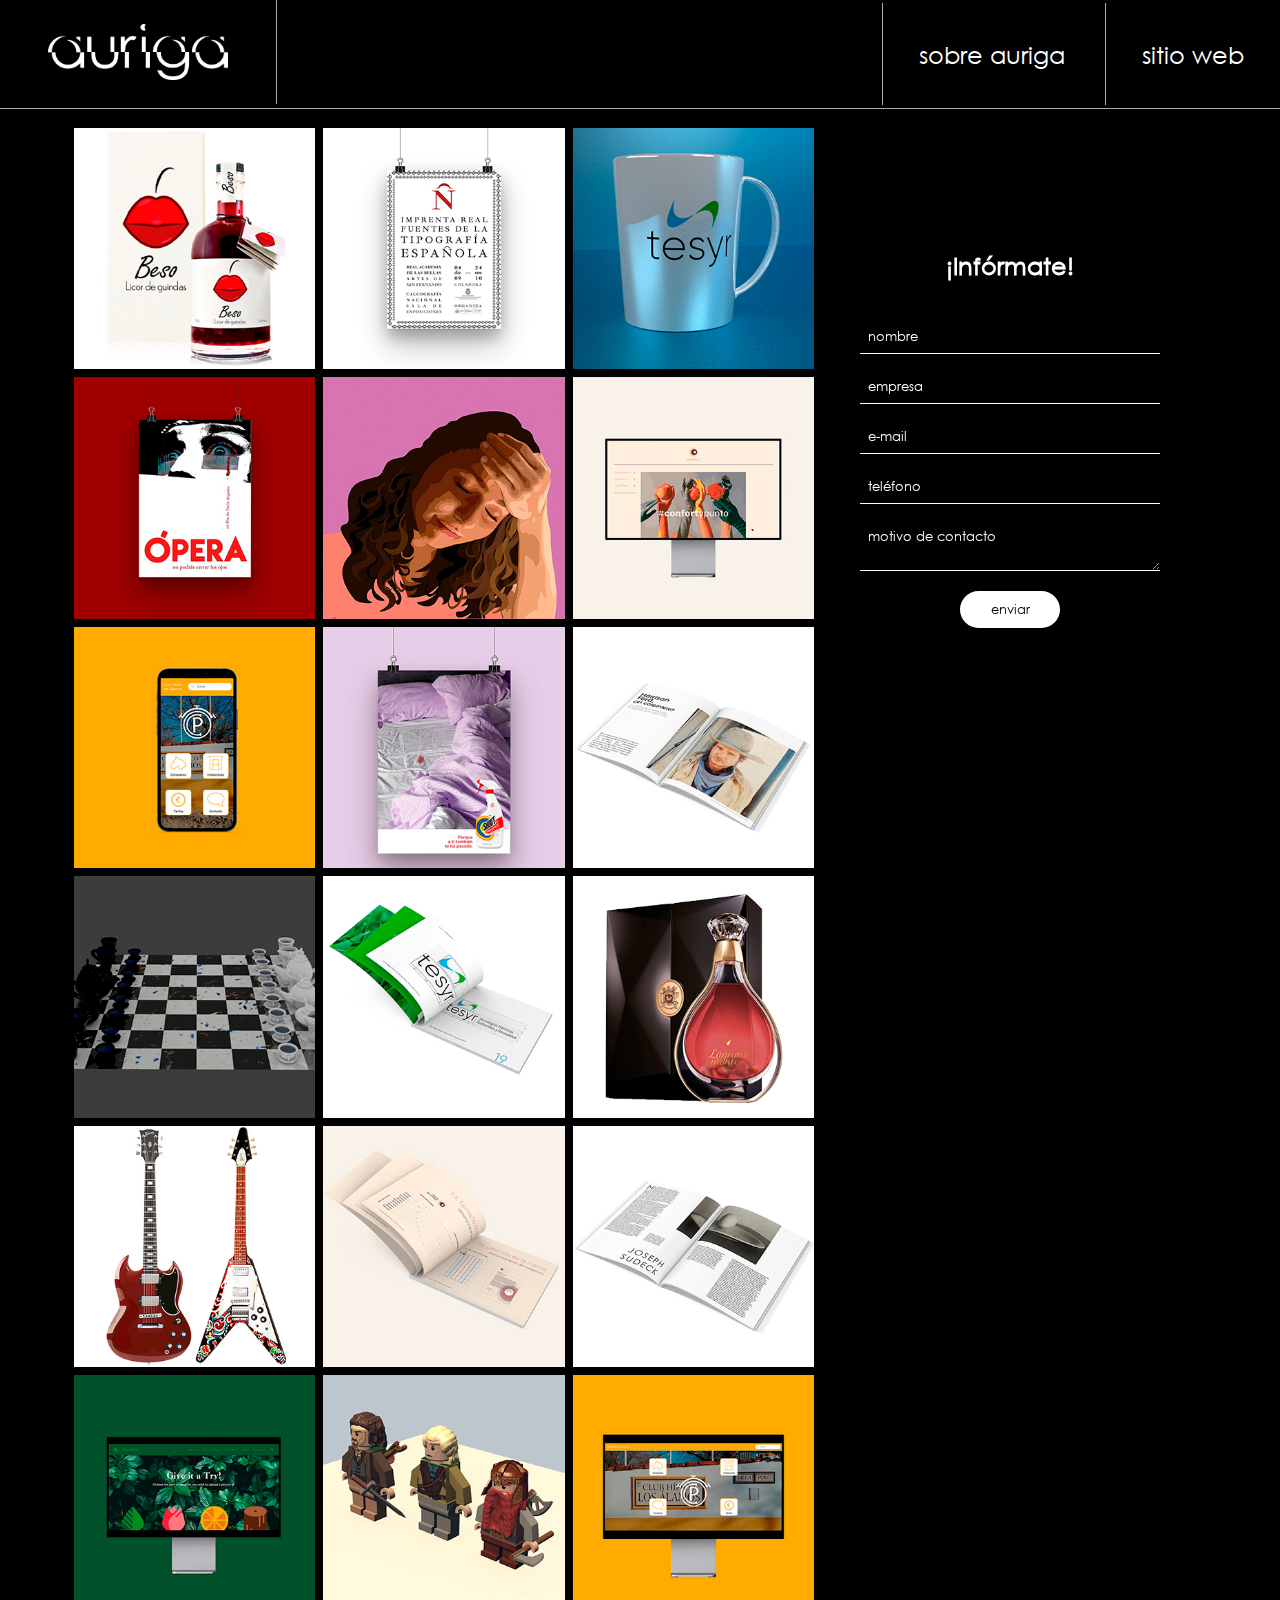
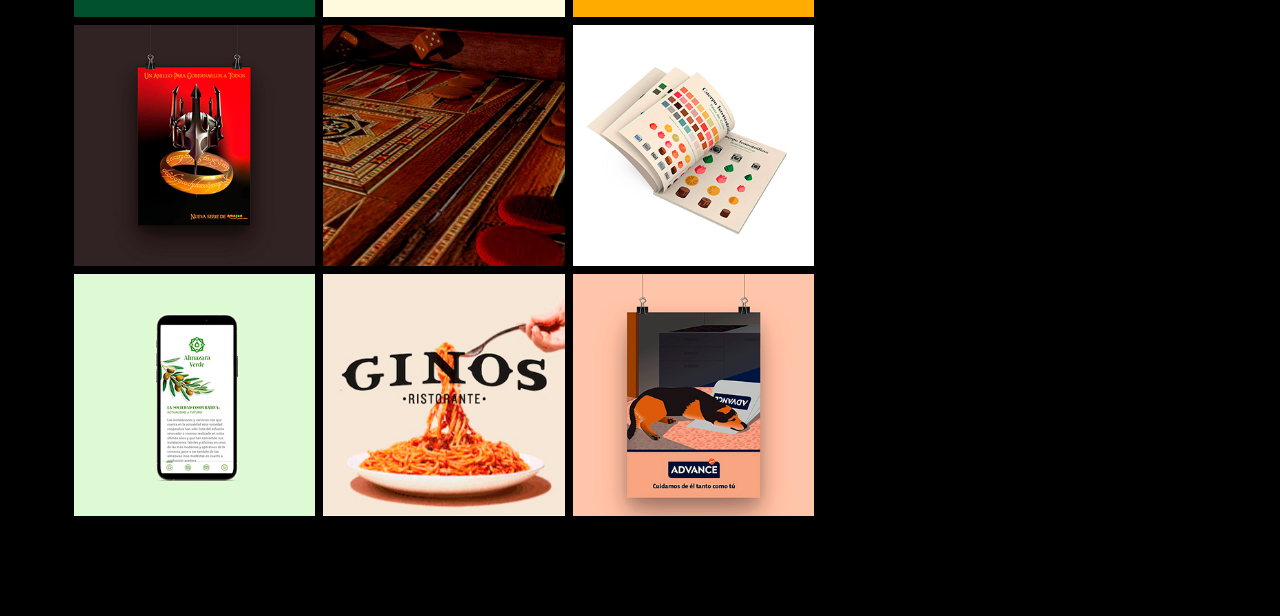
<file: index.html>
<!DOCTYPE html>
<html>
    <head>
        <title>auriga</title>
        <meta name="viewport" content="width=device-width, user-scalable=no">
        <meta charset="utf-8">
        <link rel="stylesheet" href="./assets/css/styles_index.css">
        <link href="https://cdn.jsdelivr.net/npm/bootstrap@5.0.0-beta1/dist/css/bootstrap.min.css" rel="stylesheet" integrity="sha384-giJF6kkoqNQ00vy+HMDP7azOuL0xtbfIcaT9wjKHr8RbDVddVHyTfAAsrekwKmP1" crossorigin="anonymous">
        <link rel="stylesheet" href="./assets/css/styles_generales.css">
        <!-- <link rel="stylesheet" href="./assets/css/styles_contacta.css"> -->
        <!-- CSS only -->
        <!-- favicon -->
        <link rel="apple-touch-icon" sizes="180x180" href="./assets/favicon/apple-touch-icon.png">
        <link rel="icon" type="image/png" sizes="32x32" href="./assets/favicon/favicon-32x32.png">
        <link rel="icon" type="image/png" sizes="16x16" href="./assets/favicon/favicon-16x16.png">
    </head>
    
    <body>
      <section class="nav-bar-fn">
        <div class="movil-fn">
            <div class="visible">
                <a href="./index.html">
                    <img id="iso" src="./assets/imagenes/logos/auriga_isotipo.png" alt="isotipo">
                </a>
                <img id="ham" src="./assets/imagenes/iconos/menu-hamburguesa-fn.png" alt="hamb-fb">
            </div>
            <div class="oculto">
                <div class="links-fn-movil">
                    <a href="./assets/paginas/sobre_auriga.html">sobre auriga</a>
                    <a href="https://estudioauriga.github.io/estuidoauriga/index.html">sitio web</a>
                </div>
            </div>
        </div>

        <div class="desktop-fn">
            <div class="logo">
                <a href="./../../index.html">
                <img src="./assets/imagenes/logos/auriga_logotipo.png" alt="logotipo">
                </a>
            </div>
            <div class="links-fn-desktop">
                <a href="./assets/paginas/sobre_auriga.html">sobre auriga</a>
                <a href="https://estudioauriga.github.io/estuidoauriga/index.html">sitio web</a>
            </div>  
        </div>
    </section>
        
        <section class="carrusel">
            <div class="galeria">
                <div class="row"> 
                    <div class="column">
                            <img src="./assets/imagenes/galeria/packaging-1.jpg" style="width:100%">
                            <img src="./assets/imagenes/galeria/ilustracion-5.jpg" style="width:100%">
                            <img src="./assets/imagenes/galeria/web-2.jpg" style="width:100%">
                            <img src="./assets/imagenes/galeria/modelado-2.jpg" style="width:100%">
                            <img src="./assets/imagenes/galeria/ilustracion-1.jpg" style="width:100%">
                            <img src="./assets/imagenes/galeria/web-3.jpg" style="width:100%">
                            <img src="./assets/imagenes/galeria/ilustracion-6.jpg" style="width:100%">
                            <img src="./assets/imagenes/galeria/web-1.jpg" style="width:100%">
                    </div>
                    <div class="column">
                            <img src="./assets/imagenes/galeria/ilustracion-7.jpg" style="width:100%">
                            <img src="./assets/imagenes/galeria/ilustracion-2.jpg" style="width:100%">
                            <img src="./assets/imagenes/galeria/publicidad-1.jpg" style="width:100%">
                            <img src="./assets/imagenes/galeria/branding-1.jpg" style="width:100%">
                            <img src="./assets/imagenes/galeria/branding-2.jpg" style="width:100%">
                            <img src="./assets/imagenes/galeria/modelado-1.jpg" style="width:100%">
                            <img src="./assets/imagenes/galeria/modelado-4.jpg" style="width:100%">
                            <img src="./assets/imagenes/galeria/publicidad-3.jpg" style="width:100%">
                    </div>  
                    <div class="column">
                            <img src="./assets/imagenes/galeria/modelado-3.jpg" style="width:100%">
                            <img src="./assets/imagenes/galeria/web-4.jpg" style="width:100%">
                            <img src="./assets/imagenes/galeria/ilustracion-4.jpg" style="width:100%">
                            <img src="./assets/imagenes/galeria/packaging-2.jpg" style="width:100%">
                            <img src="./assets/imagenes/galeria/ilustracion-3.jpg" style="width:100%">
                            <img src="./assets/imagenes/galeria/web-2-2.jpg" style="width:100%">
                            <img src="./assets/imagenes/galeria/branding-3.jpg" style="width:100%">
                            <img src="./assets/imagenes/galeria/publicidad-2.jpg" style="width:100%">
                    </div>
                </div>
            </div>
      
            <div class="form-contenido">
                <div class="form-texto">
                  <h2>¡Infórmate!</h2>
                
                </div>
                <form class="form" action="./assets/paginas/resultado.php" method="POST">

                    <label for="nombre">Nombre</label>
                    <input type="text" name="nombre" placeholder="nombre" required>

                    <label for="apellidos">Empresa</label>
                    <input type="text" name="apellidos" placeholder="empresa" required>

                    <label for="email">E-mail</label>
                    <input type="text" name="email" placeholder="e-mail" required>

                    <label for="telefono">Número de teléfono</label>
                    <input type="tel" name="telefono" placeholder="teléfono" >

                    <label for="motivo">Motivo de contacto</label>
                    <textarea name="motivo" class="coment" placeholder="motivo de contacto"></textarea>

                    <input type="submit" id="enviar" name="enviar" value="enviar">
                </form>
            </div>
        </section>
        <section class="movil">
            <div id="carouselExampleDark" class="carousel carousel-dark slide" data-bs-ride="carousel">
                <div class="carousel-inner">

                  <div class="carousel-item active " data-bs-interval="8000">
                    
                    <img src="./assets/imagenes/trabajos/guitarra-m.jpg" class="d-block w-100" alt="...">
                    
                  </div>

                  <div class="carousel-item" data-bs-interval="8000">
                    
                    <img src="./assets/imagenes/trabajos/web-m.jpg" class="d-block w-100" alt="...">
                    
                  </div>

                  <div class="carousel-item" data-bs-interval="8000">
                    
                    <img src="./assets/imagenes/trabajos/estuche-m.jpg" class="d-block w-100" alt="...">
                    
                  </div>

                  <div class="carousel-item" data-bs-interval="8000">
                   
                    <img src="./assets/imagenes/trabajos/comfort-m.jpg" class="d-block w-100" alt="...">
                   
                  </div>

                  <div class="carousel-item" data-bs-interval="8000">
                    
                    <img src="./assets/imagenes/trabajos/lagrima-m.jpg" class="d-block w-100" alt="...">
                    
                  </div>

                  <div class="carousel-item" data-bs-interval="8000">
                    
                    <img src="./assets/imagenes/trabajos/joseph-m.jpg" class="d-block w-100" alt="...">
                    
                  </div>

                  <div class="carousel-item" data-bs-interval="8000" >
                    
                    <img src="./assets/imagenes/trabajos/publi-m.jpg" class="d-block w-100" alt="...">
                    
                  </div>
                </div>
                </div>
                <!-- <a class="carousel-control-prev" href="#carouselExampleDark" role="button" data-bs-slide="prev">
                <span class="carousel-control-prev-icon" aria-hidden="true"></span>
                <span class="visually-hidden">Previous</span>
                </a>
                <a class="carousel-control-next" href="#carouselExampleDark" role="button" data-bs-slide="next">
                <span class="carousel-control-next-icon" aria-hidden="true"></span>
                <span class="visually-hidden">Next</span>
                </a> -->
            </div>
            <div class="form-contenido">
                <div class="form-texto">
                  <h2>¡Infórmate!</h2>
                
                </div>
                <form class="form" action="./assets/paginas/resultado.php" method="POST">

                    <label for="nombre">Nombre</label>
                    <input type="text" name="nombre" placeholder="nombre" required>

                    <label for="apellidos">Empresa</label>
                    <input type="text" name="apellidos" placeholder="empresa" required>

                    <label for="email">E-mail</label>
                    <input type="text" name="email" placeholder="e-mail" required>

                    <label for="telefono">Número de teléfono</label>
                    <input type="tel" name="telefono" placeholder="teléfono" >

                    <label for="motivo">Motivo de contacto</label>
                    <textarea name="motivo" class="coment" placeholder="motivo de contacto"></textarea>

                    <input type="submit" id="enviar" name="enviar" value="enviar">
                </form>
            </div>
        </section>
            

        <script src="./assets/jquery/jquery.js"></script>
        <script src="./assets/jquery/index.js"></script>
        <!-- JavaScript Bundle with Popper -->
        <script src="https://cdn.jsdelivr.net/npm/bootstrap@5.0.0-beta1/dist/js/bootstrap.bundle.min.js" integrity="sha384-ygbV9kiqUc6oa4msXn9868pTtWMgiQaeYH7/t7LECLbyPA2x65Kgf80OJFdroafW" crossorigin="anonymous"></script>
    </body>
</html>
</file>
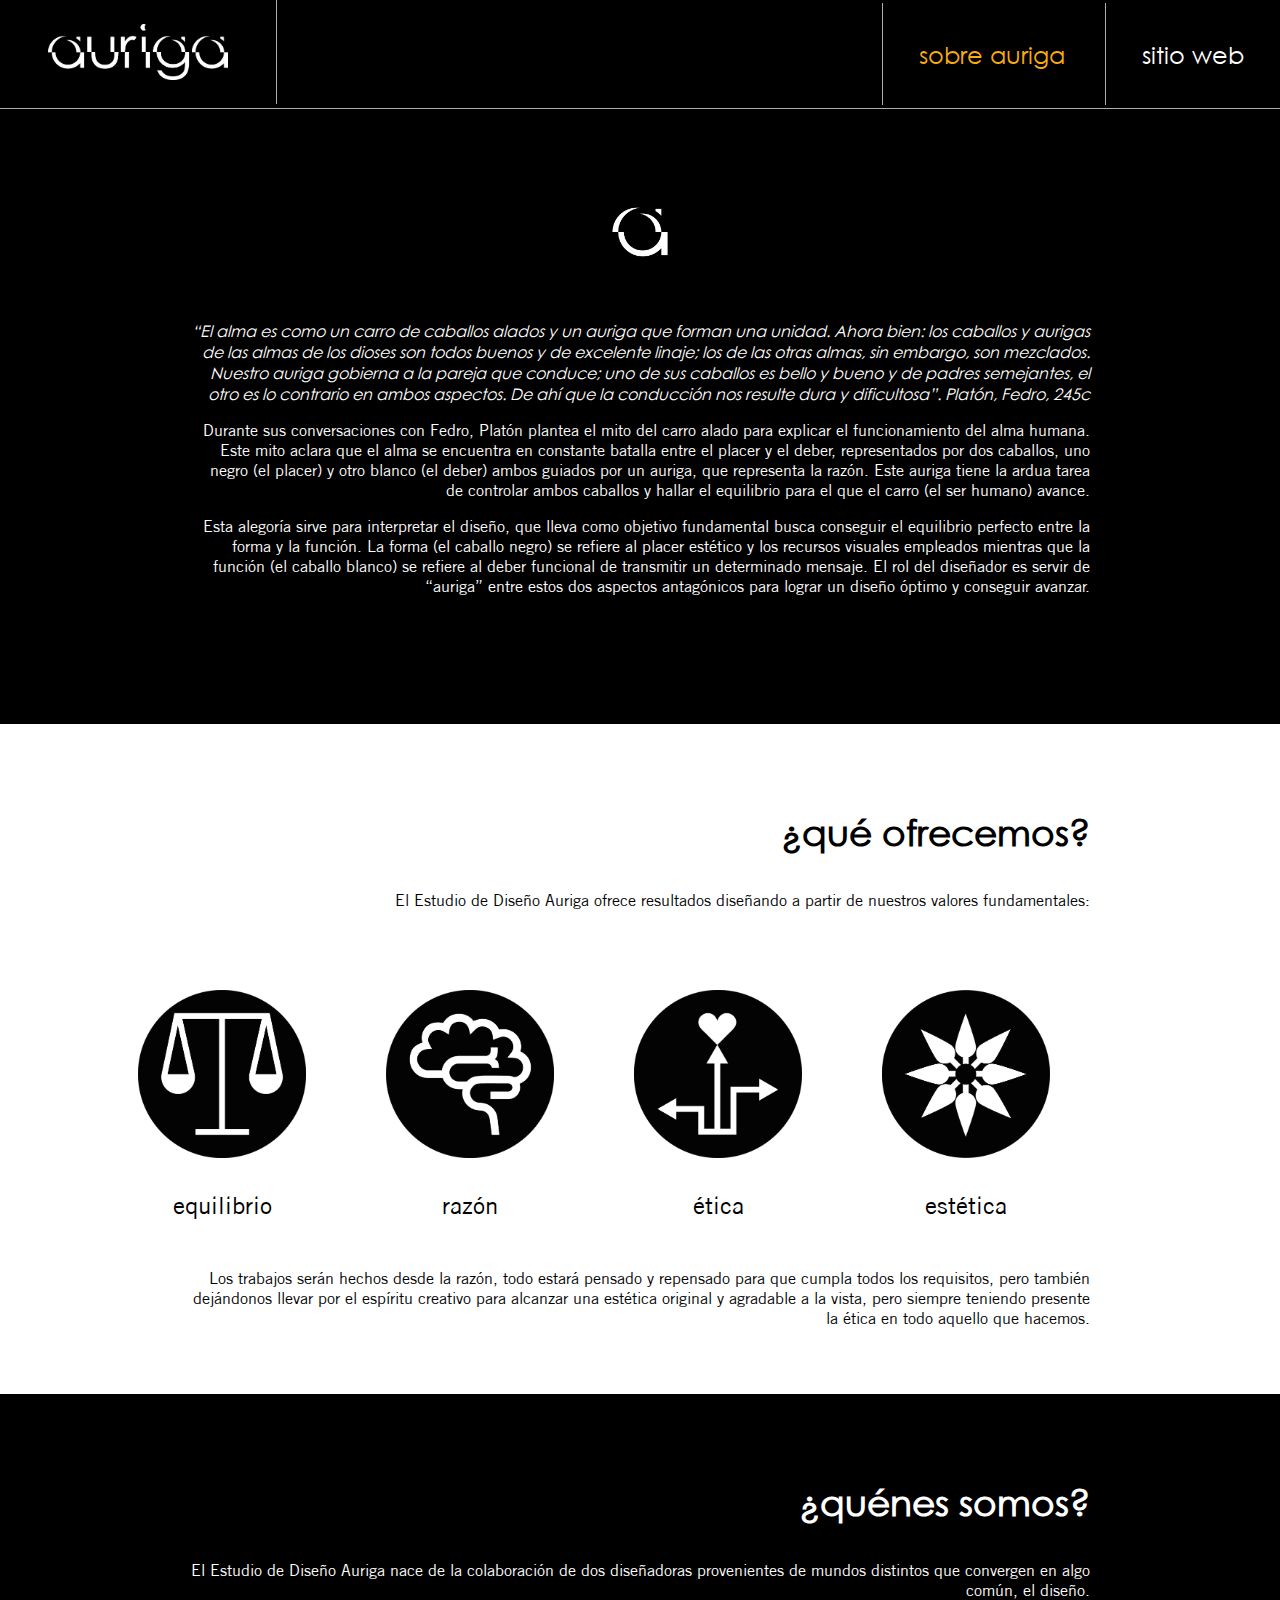
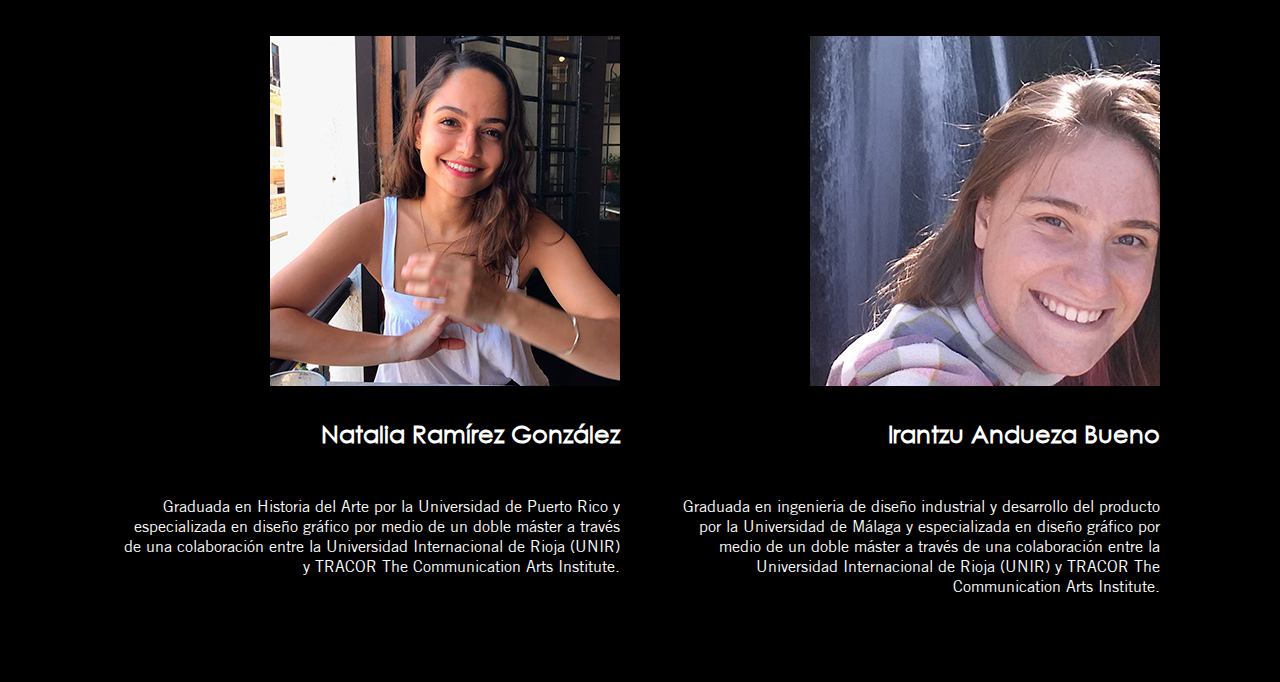
<file: assets/paginas/sobre_auriga.html>
<!DOCTYPE html>
<html>
    <head>
        <title>auriga | sobre auriga</title>
        <meta name="viewport" content="width=device-width, user-scalable=no">
        <meta charset="utf-8">
        <link rel="stylesheet" href="./../css/styles_generales.css">
        <link rel="stylesheet" href="./../css/styles_sobre.css"> 
        <!-- favicon -->
        <link rel="apple-touch-icon" sizes="180x180" href="./../favicon/apple-touch-icon.png">
        <link rel="icon" type="image/png" sizes="32x32" href="./../favicon/favicon-32x32.png">
        <link rel="icon" type="image/png" sizes="16x16" href="./../favicon/favicon-16x16.png">
    </head>
    <body>
        <section class="nav-bar-fn">
            <div class="movil-fn">
                <div class="visible">
                    <a href="./../../index.html">
                        <img id="iso" src="./../imagenes/logos/auriga_isotipo.png" alt="isotipo">
                    </a>
                    <h2 id="h2-fn">sobre auriga</h2>
                    <img id="ham" src="./../imagenes/iconos/menu-hamburguesa-fn.png" alt="hamb-fb">
                </div>
                <div class="oculto">
                    <div class="links-fn-movil">
                        <a id="active-fn" href="#">sobre auriga</a>
                        <a href="https://estudioauriga.github.io/estuidoauriga/index.htmll">sitio web</a>
                    </div>
                </div>
            </div>

            <div class="desktop-fn">
                <div class="logo">
                    <a href="./../../index.html">
                    <img src="./../imagenes/logos/auriga_logotipo.png" alt="logotipo">
                    </a>
                </div>
                <div class="links-fn-desktop">
                    <a id="active-fn" href="#">sobre auriga</a>
                    <a href="https://estudioauriga.github.io/estuidoauriga/index.html">sitio web</a>
                </div>  
            </div>
        </section>

        <section class="intro">
            <img id="ordenador" src="./../imagenes/logos/auriga_isotipo.png" alt="logotipo">
            <img id="telf" src="./../imagenes/logos/auriga_logotipo.png" alt="logotipo">
            <div class="parrafos">
                <p class="intro-texto-cita">
                    “El alma es como un carro de caballos alados y un auriga que forman una
                    unidad. Ahora bien: los caballos y aurigas de las almas de los dioses son
                    todos buenos y de excelente linaje; los de las otras almas, sin embargo,
                    son mezclados. Nuestro auriga gobierna a la pareja que conduce; uno
                    de sus caballos es bello y bueno y de padres semejantes, el otro es lo
                    contrario en ambos aspectos. De ahí que la conducción nos resulte dura y
                    dificultosa”.
                    Platón, Fedro, 245c
                </p>
                <p class="intro-texto">
                    Durante sus conversaciones con Fedro, Platón plantea el mito del carro
                    alado para explicar el funcionamiento del alma humana. Este mito aclara
                    que el alma se encuentra en constante batalla entre el placer y el deber,
                    representados por dos caballos, uno negro (el placer) y otro blanco (el
                    deber) ambos guiados por un auriga, que representa la razón. Este auriga
                    tiene la ardua tarea de controlar ambos caballos y hallar el equilibrio para
                    el que el carro (el ser humano) avance.

                </p>
                <p class="intro-texto">
                        Esta alegoría sirve para interpretar el diseño, que lleva como objetivo
                        fundamental busca conseguir el equilibrio perfecto entre la forma y la
                        función. La forma (el caballo negro) se refiere al placer estético y los
                        recursos visuales empleados mientras que la función (el caballo blanco)
                        se refiere al deber funcional de transmitir un determinado mensaje. El rol
                        del diseñador es servir de “auriga” entre estos dos aspectos antagónicos
                        para lograr un diseño óptimo y conseguir avanzar.
                </p>
            </div>
        </section>

        <section class="que">
            <div class="que-contenido">
                <div class="texto-1">
                    <h3>¿qué ofrecemos?</h3>
                    <p>
                        El Estudio de Diseño Auriga ofrece resultados diseñando a partir de nuestros valores fundamentales:
                    </p> 
                </div>
                <div class="valores">
                        <div class="equilibrio">
                            <img src="./../imagenes/iconos/equilibrio.png" alt="equilibrio">
                            <span>equilibrio</span>
                        </div>
                        <div class="razon">
                            <img src="./../imagenes/iconos/razon.png" alt="razon"> 
                            <span>razón</span>
                        </div>
                        <div class="etica">
                            <img src="./../imagenes/iconos/etica.png" alt="etica">
                            <span>ética</span>
                        </div>
                        <div class="belleza">
                            <img src="./../imagenes/iconos/belleza.png" alt="belleza">
                            <span>estética</span>
                        </div>
                </div>
                <p>
                    Los trabajos serán hechos desde la razón, todo estará pensado y repensado para que cumpla todos los requisitos, pero también 
                    dejándonos llevar por el espíritu creativo para alcanzar una estética original y agradable a la vista, pero siempre teniendo 
                    presente la ética en todo aquello que hacemos.
                </p>
            </div>
        </section>

        <section class="quien">
            <div>
                <h3>¿quénes somos?</h3>
                <p>
                    El Estudio de Diseño Auriga nace de la colaboración de dos diseñadoras provenientes de mundos distintos que 
                    convergen en algo común, el diseño. 
                </p>
            </div>
            <div class="perfiles">
                <div class="natalia">
                    <img src="./../imagenes/natalia.jpg" alt="natalia">
                    <h4>Natalia Ramírez González</h4>
                    <p>
                        Graduada en Historia del Arte por la Universidad de Puerto Rico y especializada en diseño gráfico por medio de un doble 
                        máster a través de una colaboración entre la Universidad Internacional de Rioja (UNIR) y TRACOR The Communication Arts 
                        Institute.
                    </p>
                </div>
                <div class="irantzu">
                    <img src="./../imagenes/irantzu.jpg" alt="irantzu">
                    <h4>Irantzu Andueza Bueno</h4>
                    <p>
                        Graduada en ingenieria de diseño industrial y desarrollo del producto por la Universidad de Málaga y especializada
                        en diseño gráfico por medio de un doble máster a través de una colaboración entre la Universidad Internacional de Rioja 
                        (UNIR) y TRACOR The Communication Arts Institute. 
                    </p>
                </div>
            </div>
        </section>

        <script src="./../jquery/jquery.js"></script>
        <script src="./../jquery/index.js"></script>
    </body>
</html>
</file>
<file: assets/css/styles_index.css>
body {
  background-color: black;
  margin: 0;
}

.carrusel {
    margin-top: 120px;
}

.movil {
  display: flex;
  flex-direction: column;
  align-items: center;
  margin-top: 90px;
}



.form-contenido h2 {
  font-size: 24px;
  color: white;
  text-align: center;
}

/* formulario movil */ 

.form-contenido {
  display: flex;
  flex-direction: column;
  align-items: center;
  max-width: 250px;
  margin-top: 10px;
}


.form {
  display: flex;
  flex-direction: column;
  align-items: center;
  padding: 20px 40px;      
}

.form label {
  display: none
}

.form input {
  margin-bottom: 50px;
  background-color:black;
  padding: 8px;
  color: white;
  border:none;
  border-bottom: 1px solid white;
  font-family: CenturyGothic;
  width: 300px;
}

.form textarea {
  background-color: black;
  color: white;
  border: none;
  border-bottom: 1px solid white;
  font-family: CenturyGothic;
  padding: 8px;
  width: 300px;
}

::-webkit-input-placeholder { color: white } 
input:-webkit-autofill {
  -webkit-text-fill-color: white !important;
}

input:-webkit-autofill,
input:-webkit-autofill:hover, 
input:-webkit-autofill:focus, 
input:-webkit-autofill:active  {
  -webkit-box-shadow: 0 0 0 30px black inset !important;
}


#enviar {
  display: flex;
  justify-content: center;
  background-color: white;
  border-radius: 32px;
  color: black;
  border: none;
  width: 100px;
  padding: 10px 20px;
  margin-top: 20px;
  margin-bottom: 0px;
}

#enviar:hover {
  background-color: #F8AB12;
}


* {
    box-sizing: border-box;
  }
  
  body {
    margin: 0;
  }

  .galeria {
    width:70%;
  }

  .row {
    width:100%;
    display: -ms-flexbox; /* IE10 */
    display: flex;
    -ms-flex-wrap: wrap; /* IE10 */
    flex-wrap: wrap;
    padding: 0 70px;
    margin-bottom: 100px;
  }
  
  /* Create four equal columns that sits next to each other */
  .column {
    -ms-flex: 33%; /* IE10 */
    flex: 33%;
    max-width: 33%;
    padding: 0 4px;
  }
  
  .column img {
    margin-top: 8px;
    vertical-align: middle;
    width: 100%;
    
  }


  .volver {
      display: flex;
      flex-direction: column;
      align-items: center;
      justify-content:center;
  }

  .volver img{
      margin-bottom:32px;
      max-width: 56px;

  }

 /*  php */

#registrado-d {
  margin-top: 60px;
  color: white;
  display: flex;
  justify-content: center;
  font-family: TradeGothic;
  font-size: 36px;
  text-align: center;
  max-width: 500px;
  padding: 120px 60px;
  position: fixed;
  right: 0px;
  top: 120px;
}

#registrado-m {
  margin-top: 60px;
  color: white;
  display: flex;
  justify-content: center;
  font-family: TradeGothic;
  font-size: 24px;
  text-align: center;
  padding: 0px 20px;
}

  
  /* Responsive layout - makes a two column-layout instead of four columns */
  @media screen and (max-width: 800px) {
    .column {
      -ms-flex: 50%;
      flex: 50%;
      max-width: 50%;
    }
  }
  
  /* Responsive layout - makes the two columns stack on top of each other instead of next to each other */
  @media screen and (max-width: 900px) {

    .carrusel{
      display: none;
    }
    #registrado-d {
      display: none;
    }
  }

  @media screen and (min-width: 900px){
    .movil {
      display: none;
    }

    #registrado-m {
      display: none;
    }

    .form-contenido {
      display: flex;
      flex-direction: column;
      align-items: center;
      max-width: 500px;
      margin-top: 8px;
      margin-right: 60px;
      position: fixed;
      right: 0px;
      top: 140px;
    }

    .form input {
      margin-bottom: 16px;
      background-color: black;
      padding: 8px;
      color: white;
      border:none;
      border-bottom: 1px solid white;
      font-family: CenturyGothic;
      width: 250px;
    }
    
    .form textarea {
      background-color: black;
      color: white;
      border: none;
      border-bottom: 1px solid white;
      font-family: CenturyGothic;
      padding: 8px;
      width: 250px;
    }
  }

  @media screen and (min-width: 1201px){
    .form-contenido {
      display: flex;
      flex-direction: column;
      align-items: center;
      max-width: 500px;
      margin-top: 90px;
      margin-right: 80px;
      position: fixed;
      right: 0px;
      top: 140px;
    }

    .form input {
      margin-bottom: 16px;
      background-color: black;
      padding: 8px;
      color: white;
      border:none;
      border-bottom: 1px solid white;
      font-family: CenturyGothic;
      width: 300px;
    }
    
    .form textarea {
      background-color: black;
      color: white;
      border: none;
      border-bottom: 1px solid white;
      font-family: CenturyGothic;
      padding: 8px;
      width: 300px;
    }
  }

  @media screen and (max-width: 1201px){
    #registrado-d {
      margin-top: 0px;
      margin-right: 60px;
      padding: 80px 0px;
      max-width: 300px;
    }
  }
</file>
<file: assets/css/styles_generales.css>
@font-face{
    font-family: CenturyGothic;
    src: url('./../fuentes/CenturyGothic.ttf');
}

@font-face{
    font-family: TradeGothic;
    src: url('./../fuentes/TradeGothic.ttf');
}

img {box-sizing: content-box !important;}
.logo-fn {box-sizing: content-box;}

body {
    margin: 0;
    font-family: CenturyGothic;
    background-color: black;
}

/* nav-bar fondo blanco movil */
.movil-fb {
    border-bottom: 1px solid #aeaeae;
    background-color: white;
    position: fixed;
    z-index: 1;
    width: 100%;
    top: 0px;
}

#iso {
    max-width: 56px;
}

#ham {
    max-width: 32px;
    margin-right: 16px;
}

.visible {
    display: flex;
    align-items: center;
    justify-content: space-between;
    padding: 24px 32px ;
}

#h2-fb {
    color: black;
    font-weight: 200;
}

.oculto {
    display: none;
}

.oculto-activo {
    max-width: 100%;
    display: flex;
    flex-direction: column;
    align-items: center;
}

.links-fb-movil {
    margin-bottom: 15px;
}

.links-fb-movil a {
    margin-right: 8px;
    margin-left: 8px;
    color: black;
    text-decoration: none;
}

.links-fb-movil a:hover {
    color: #aeaeae
}

/* nav-bar fondo blanco desktop */
.desktop-fb {
    border-bottom: 1px solid #aeaeae;
    display: flex;
    align-items: center;
    justify-content: space-between;
    background-color: white;
    position: fixed;
    z-index: 1;
    width: 100%;
    top: 0px;
}

.logotipo-fb img{
    max-height: 56px;
    padding: 24px 48px;
    border-right: 1px solid #aeaeae;
}


.links-fb-desktop a{
    color: black;
    text-decoration: none;
    /* margin-left: 72px; */
    font-size: 24px;
    padding: 38px;
    border-left: 1px solid #aeaeae;
}

.links-fb-desktop a:hover {
    color: #aeaeae;
}


/* nav-bar fondo negro movil */
.movil-fn {
    border-bottom: 1px solid #aeaeae;
    background-color: black;
    position: fixed;
    z-index: 1;
    width: 100%;
    top: 0px;
}

#iso {
    max-width: 56px !important;
}

#ham {
    max-width: 32px;
    margin-right: 16px;
}

.visible {
    display: flex;
    align-items: center;
    justify-content: space-between;
    padding: 24px 32px ;
}

#h2-fn {
    color: white;
    font-weight: 200;
}

.oculto {
    display: none;
}

.oculto-activo {
    max-width: 100%;
    display: flex;
    flex-direction: column;
    align-items: center;
}

.links-fn-movil {
    margin-bottom: 15px;
}

.links-fn-movil a {
    margin-right: 8px;
    margin-left: 8px;
    color: rgb(255, 255, 255);
    text-decoration: none;
}

.links-fn-movil a:hover {
    color: #aeaeae;
}


/* nav-bar fondo negro desktop */
.desktop-fn {
    border-bottom: 1px solid #aeaeae;
    display: flex;
    align-items: center;
    justify-content: space-between;
    position: fixed;
    background-color: black;
    z-index: 1;
    width: 100%;
    top: 0px;
}

.logo img{
    max-height: 56px !important;
    padding: 24px 48px;
    border-right: 1px solid #aeaeae;
}



.links-fn-desktop a{
    color: white;
    text-decoration: none;
    padding: 36px;
    border-left: 1px solid #aeaeae;
    font-size: 24px;
}

.links-fn-desktop a:hover {
    color: #aeaeae;
}

/* clases active */
#active-fn {
    color: #F8AB12;
}

#active-fb {
    color: #0EB9DE;
}

#registrado {
    margin-top: 120px;
    color: white;
}


@media screen and (min-width: 600px){
    .movil-fb {
        display: none;
    }
    .movil-fn {
        display: none;
    }
}

@media screen and (max-width: 600px){
    .desktop-fb {
        display: none;
    }
    .desktop-fn {
        display: none;
    }
}
</file>
<file: assets/css/styles_sobre.css>
@font-face{
    font-family: TradeGothic;
    src: url('./../fuentes/TradeGothic.ttf');
}

body {
    background-color: black;
    margin: 0px;
}

span {
    font-family: TradeGothic;
    font-size: 24px;
}

/* itroducción */
.intro {
    color: white;
    display: flex;
    flex-direction: column;
    align-items: center;
}

#ordenador {
    max-height: 64px;
    padding-top: 200px;
}

#telf {
    display: none;
}

.parrafos {
    max-width: 900px;
    padding: 40px;
    margin-bottom: 72px;
}

.intro-texto {
    text-align: right;
    font-family: TradeGothic;
    font-size: 16px;
}

.intro-texto-cita {
    text-align: right;
    font-family:CenturyGothic;
    font-size: 16px;
    font-style: italic;
}

/* que */
.que {
    background-color: white;
    padding: 50px 40px;
    display: flex;
    justify-content: center;
    
}

.que-contenido {
    display: flex;
    flex-direction: column;
    align-items: flex-end;
    justify-content: center;
    max-width: 900px;
}

.que-contenido p {
    font-family: TradeGothic;
    font-size: 16px;
    
    text-align: right;
}

.que-contenido h3 {
    text-align: right;
    font-size: 36px;
}

.valores img {
    max-width: 168px;
    padding: 32px 40px;
}

.valores {
    margin: 32px 0px;
    display: flex;
    flex-direction: row;
    align-items: flex-start;
}

.equilibrio  {
    display: flex;
    flex-direction: column;
    align-items: center;
}

.razon  {
    display: flex;
    flex-direction: column;
    align-items: center;
}

.etica  {
    display: flex;
    flex-direction: column;
    align-items: center;
}

.belleza  {
    display: flex;
    flex-direction: column;
    align-items: center;
}


/* quien */
.quien {
    color: white;
    padding: 50px 40px;
    display: flex;
    flex-direction: column;
    align-items: center;
}

.quien p {
    max-width: 900px;
    font-size: 16px;
    text-align: right;
    font-family:TradeGothic;
}

.quien h3 {
    font-size: 36px;
    text-align: right;
}

.quien h4 {
    font-size: 24px;
    text-align: right;
}

.perfiles div {
    padding: 20px;
}

.perfiles {
    display: flex;
    align-items: flex-start;
    justify-content: space-between;
    flex-wrap: wrap;
}

.perfiles img {
    max-height: 500px;
}

.perfiles p {
    max-width: 500px;
}

.natalia {
    display: flex;
    flex-direction: column;
    align-items: flex-end;
}

.irantzu{
    display: flex;
    flex-direction: column;
    align-items: flex-end;
}


/* responsive */
@media screen and (max-width: 600px){
    #ordenador {
        display:none;
    }

    #telf {
        display:flex;
        max-height: 64px;
        padding-top: 200px;
    }



    .que-contenido h3 {
        font-size: 24px;
    }

    .valores {
        margin: 32px 8px;
        display: flex;
        flex-wrap: wrap;
    }

    .valores img {
        max-width: 132px;
        padding: 24px 8px;
    }

    span {
        font-size: 16px;
    }

    
    .quien h3 {
        font-size: 24px;
        text-align: right;
    }
    
    .quien h4 {
        font-size: 16px;
        text-align: right;
    }

    .perfiles img {
        max-height: 250px;
    }
    
    .perfiles div {
        padding: 16px;
    }
}
</file>
